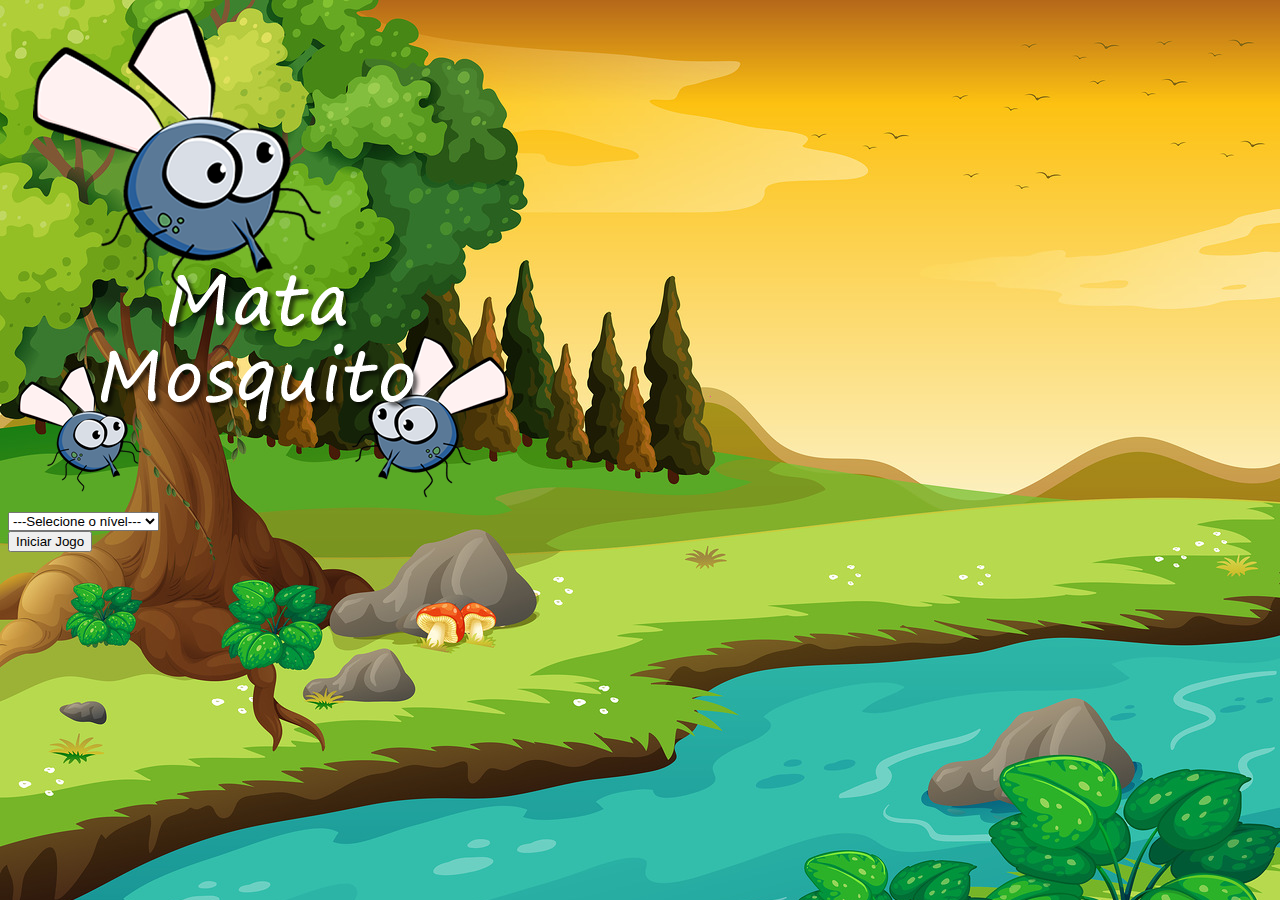
<file: app_mosquito/index.html>
<!DOCTYPE html>
<html>
    <head>
        <title></title>
        <meta charset="UTF-8" />
        <link href="https://cdn.jsdelivr.net/npm/bootstrap@5.3.8/dist/css/bootstrap.min.css" rel="stylesheet" integrity="sha384-sRIl4kxILFvY47J16cr9ZwB07vP4J8+LH7qKQnuqkuIAvNWLzeN8tE5YBujZqJLB" crossorigin="anonymous" />
        <link rel="stylesheet" href="estilo.css" />

        <script>
            function iniciarJogo() {
                var nivel = document.getElementById("nivel").value;

                if (nivel === "") {
                    alert("Selecione um nível para iniciar o jogo!");
                    return false;
                }

                window.location.href = "app.html?" + nivel;
            }
        </script>

    </head>

    <body>

        <div class="container">
            <div class="row">
                <div class="col">
                    <div class="d-flex justify-content-center">
                        <img src="imagens/game.png" />
                    </div>
                </div>
            </div>

            <div class="row">
                <div class="col">
                    <div class="d-flex justify-content-center">
                       <div class="mb-2"> 
                            <select class="form-control" id="nivel">
                                <option value="">---Selecione o nível---</option>
                                <option value="normal">Normal</option>
                                <option value="dificil">Difícil</option>
                                <option value="lendario">Lendário</option>
                            </select>
                        </div>
                    </div>
                </div>
            </div>


            <div class="row">
                <div class="col">
                    <div class="d-flex justify-content-center">
                        <button class="btn btn-danger btn-lg" onclick="iniciarJogo()">Iniciar Jogo</button>
                    </div>
                </div>
            </div>
        </div>

    </body>
</html>
</file>
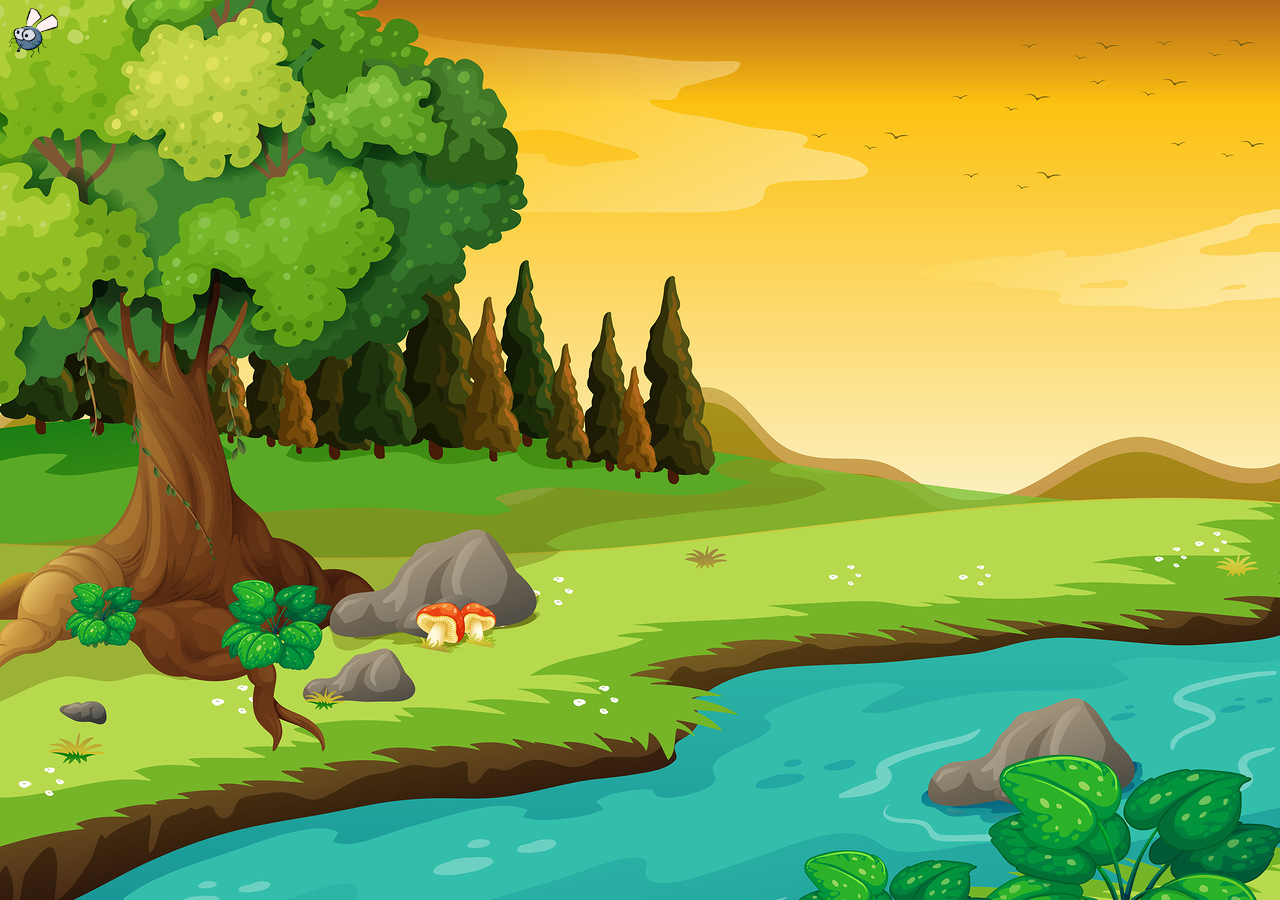
<file: app_mosquito/app.html>
<!DOCTYPE html>
<html>
    <head>
        <title></title>

        <script src="jogo.js"></script>
        <link rel="stylesheet" href="estilo.css" />
    </head>

    <body onresize="ajustaTamanhoPalcoJogo()">

        <img src="imagens/mosquito.png" class="mosquito1">
    </body>

</html>
</file>
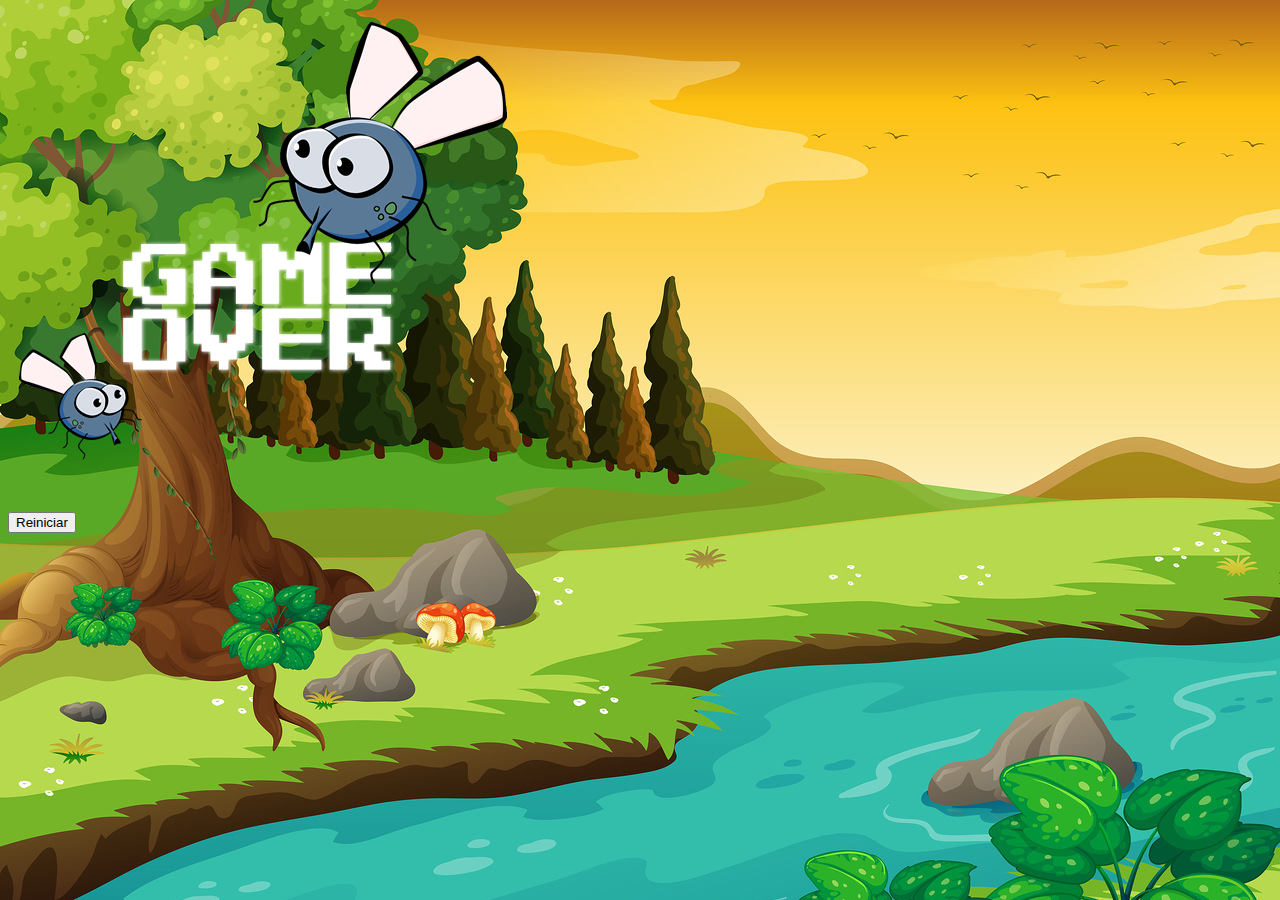
<file: app_mosquito/fim_de_jogo.html>
<!DOCTYPE html>
<html>
    <head>
        <title></title>
        <link href="https://cdn.jsdelivr.net/npm/bootstrap@5.3.8/dist/css/bootstrap.min.css" rel="stylesheet" integrity="sha384-sRIl4kxILFvY47J16cr9ZwB07vP4J8+LH7qKQnuqkuIAvNWLzeN8tE5YBujZqJLB" crossorigin="anonymous" />
        <link rel="stylesheet" href="estilo.css" />
    </head>
    <body>

        <div class="container">
            <div class="row">
                <div class="col">
                    <div class="d-flex justify-content-center">
                        <img src="imagens/game_over.png" />
                    </div>
                </div>
            </div>

            <div class="row">
                <div class="col">
                    <div class="d-flex justify-content-center">
                        <button class="btn btn-dark btn-lg" onclick="window.location.href= 'app.html' ">Reiniciar</button>
                    </div>
                </div>
            </div>

        </div>

    </body>
</html>
</file>
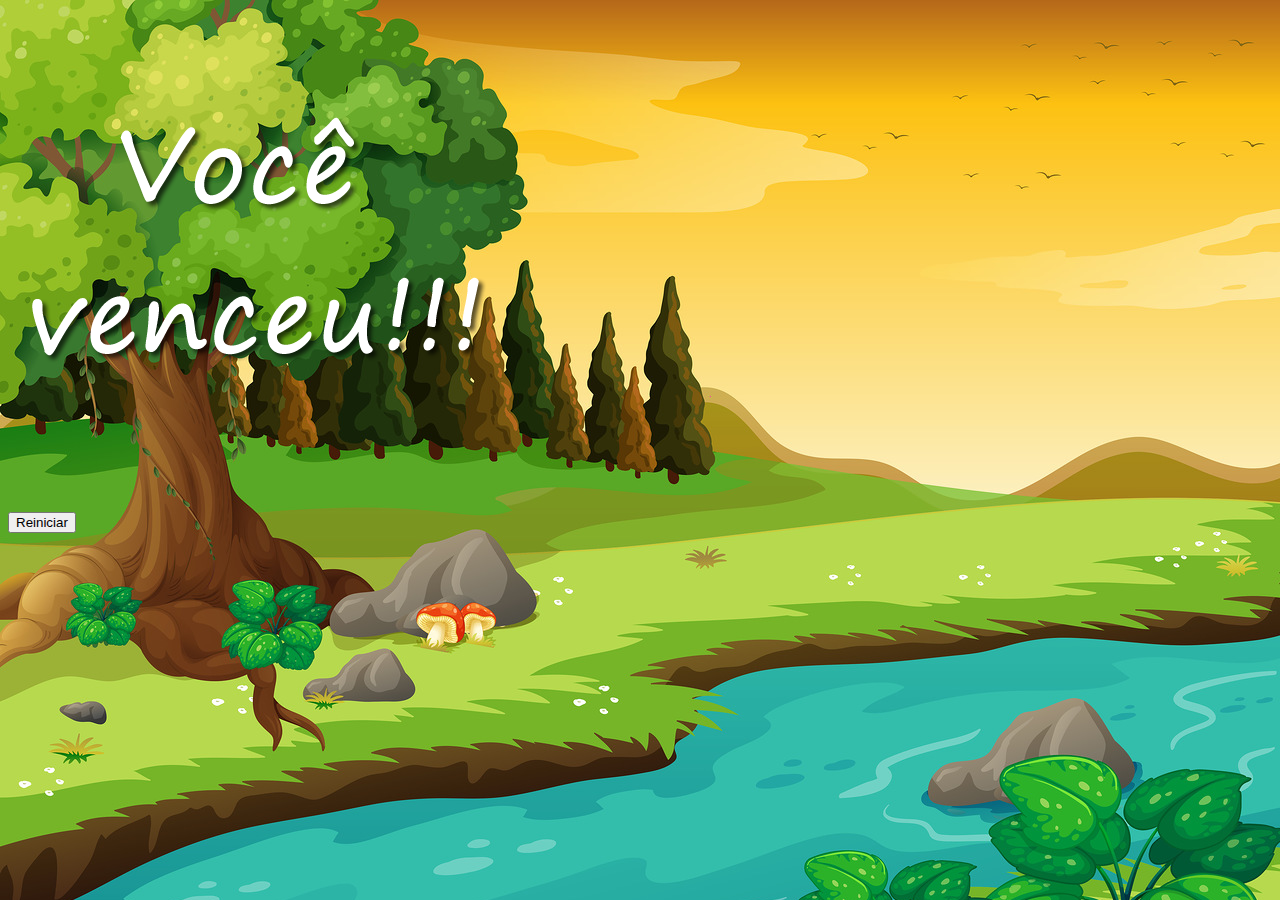
<file: app_mosquito/vitoria.html>
<!DOCTYPE html>
<html>
    <head>
        <title></title>
        <meta charset="UTF-8" />
        <link href="https://cdn.jsdelivr.net/npm/bootstrap@5.3.8/dist/css/bootstrap.min.css" rel="stylesheet" integrity="sha384-sRIl4kxILFvY47J16cr9ZwB07vP4J8+LH7qKQnuqkuIAvNWLzeN8tE5YBujZqJLB" crossorigin="anonymous" />
        <link rel="stylesheet" href="estilo.css" />
    </head>

    <body>

        <div class="container">
            <div class="row">
                <div class="col">
                    <div class="d-flex justify-content-center">
                        <img src="imagens/vitoria.png" />
                    </div>
                </div>
            </div>

            <div class="row">
                <div class="col">
                    <div class="d-flex justify-content-center">
                        <button class="btn btn-dark btn-lg" onclick=" window.location.href= 'index.html' ">Reiniciar</button>
                    </div>
                </div>
            </div>
        </div>

    </body>
</html>
</file>
<file: app_mosquito/estilo.css>
html {
    cursor: url(imagens/mata_mosquito.png) 30 30, auto;
}

body {
    background-image: url(imagens/bg.jpg);
    background-repeat: no-repeat;
    background-size: 100%;
}


.mosquito1 {
    height: 50px;
    width: 50px;
}

.mosquito2 {
    width: 75px;
    height: 75px;
}

.mosquito3 {
    width: 95px;
    height: 95px;
}

.ladoA {
    transform: scaleX(1);
}

.ladoB {
    transform: scaleX(-1);
}

.painel {
    position: absolute;
    width: 190px;
    padding: 10px;
    bottom: 0px;
    left: 0px;
    /*border-top: solid 1px #fff;*/
    background-color: #fff;
    opacity: 0.7;
}

.vidas {
    float: left;
}

.cronometro {
    float: left;
    font-size: 20px;
    font-weight: bold;
}
</file>
